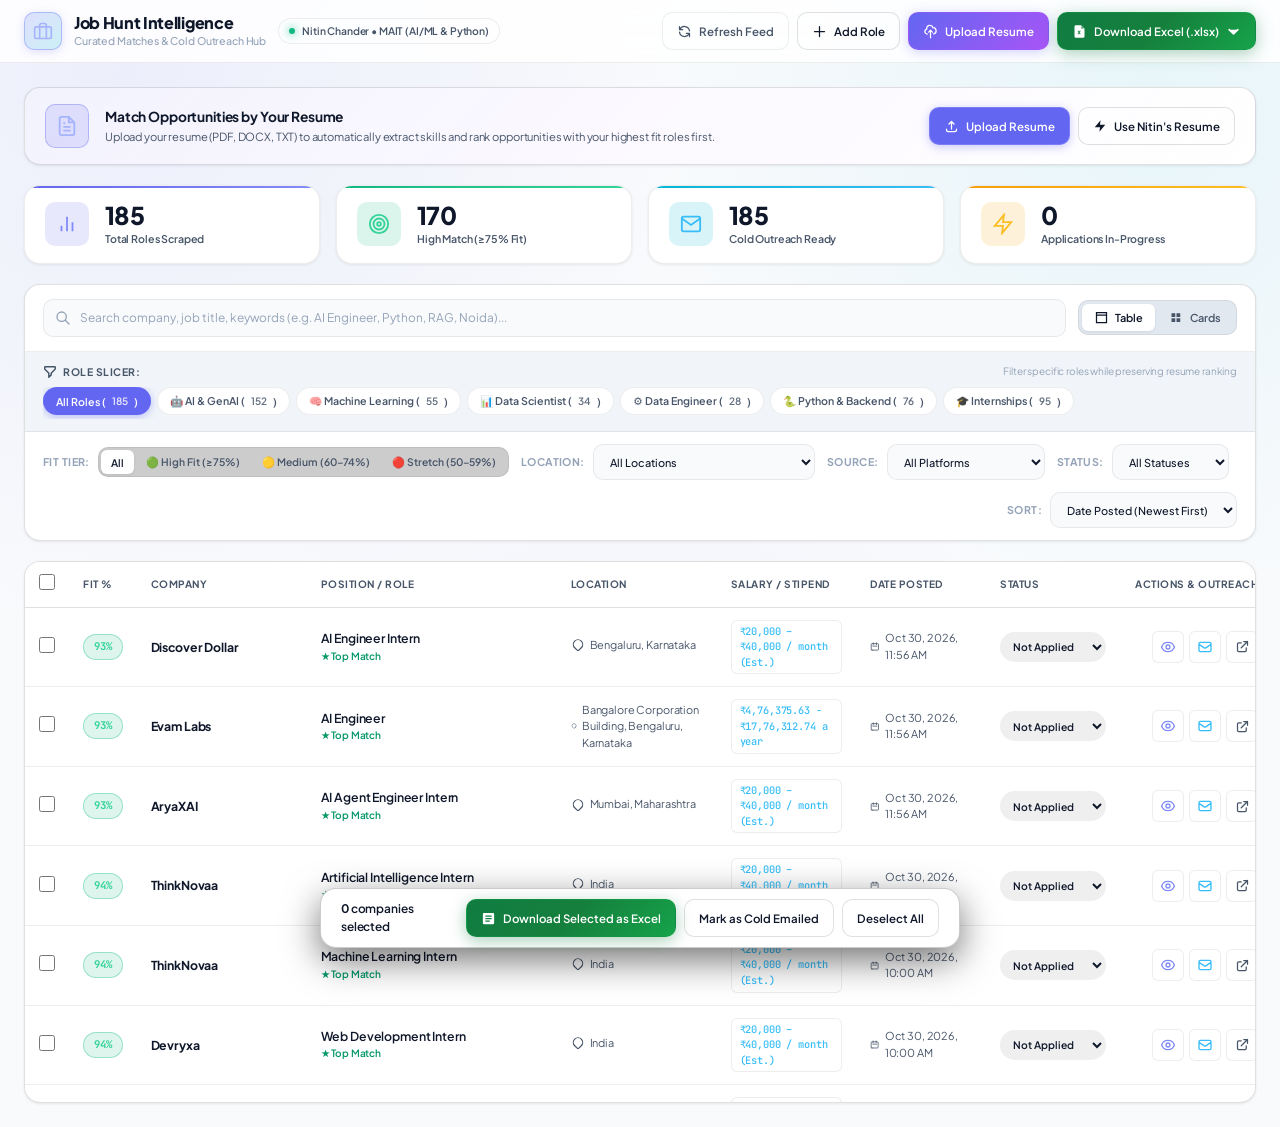
<file: index.html>
<!DOCTYPE html>
<html lang="en">
<head>
  <meta charset="UTF-8">
  <meta name="viewport" content="width=device-width, initial-scale=1.0">
  <meta name="theme-color" content="#0b0f17">
  <title>Job Hunt Intelligence & Company Excel Exporter | Nitin Chander</title>
  <meta name="description" content="AI-curated job application dashboard with personalized cold emails and one-click Excel (.xlsx) export.">
  <link rel="preconnect" href="https://fonts.googleapis.com">
  <link rel="preconnect" href="https://fonts.gstatic.com" crossorigin>
  <link href="https://fonts.googleapis.com/css2?family=JetBrains+Mono:wght@400;500;600&family=Plus+Jakarta+Sans:wght@400;500;600;700;800&display=swap" rel="stylesheet">
  <link rel="stylesheet" href="styles.css">
  <!-- Local SheetJS with CDN Fallback -->
  <script src="xlsx.full.min.js"></script>
  <script>
    if (typeof XLSX === 'undefined') {
      document.write('<script src="https://cdn.jsdelivr.net/npm/xlsx@0.18.5/dist/xlsx.full.min.js"><\/script>');
    }
  </script>
</head>
<body>

  <!-- Top App Navigation Bar -->
  <header class="app-header">
    <div class="header-container">
      <div class="brand-section">
        <div class="logo-icon" aria-hidden="true">
          <svg width="20" height="20" viewBox="0 0 24 24" fill="none" stroke="currentColor" stroke-width="2">
            <rect x="2" y="7" width="20" height="14" rx="2" ry="2"/>
            <path d="M16 21V5a2 2 0 0 0-2-2h-4a2 2 0 0 0-2 2v16"/>
          </svg>
        </div>
        <div class="brand-text">
          <h1>Job Hunt Intelligence</h1>
          <div class="brand-subtitle">Curated Matches & Cold Outreach Hub</div>
        </div>
        <div class="candidate-pill">
          <span class="dot"></span>
          <span>Nitin Chander • MAIT (AI/ML & Python)</span>
        </div>
      </div>

      <div class="header-actions">
        <!-- Live Refresh / Fetch New Jobs Button -->
        <button id="btnRefreshJobs" class="btn-refresh" title="Sync latest active jobs from LinkedIn, Indeed & Naukri">
          <svg width="15" height="15" viewBox="0 0 24 24" fill="none" stroke="currentColor" stroke-width="2">
            <path stroke-linecap="round" stroke-linejoin="round" d="M4 4v5h.582m15.356 2A8.001 8.001 0 004.582 9m0 0H9m11 11v-5h-.581m0 0a8.003 8.003 0 01-15.357-2m15.357 2H15" />
          </svg>
          <span>Refresh Feed</span>
        </button>

        <!-- Add New Company Button -->
        <button id="btnAddCompany" class="btn-secondary" title="Add a custom company to track">
          <svg width="15" height="15" fill="none" viewBox="0 0 24 24" stroke="currentColor">
            <path stroke-linecap="round" stroke-linejoin="round" stroke-width="2" d="M12 4v16m8-8H4"/>
          </svg>
          <span>Add Role</span>
        </button>

        <!-- Upload Resume Button -->
        <button id="btnHeaderUploadResume" class="btn-resume-upload" title="Upload your resume to rank opportunities by fit">
          <svg width="15" height="15" fill="none" viewBox="0 0 24 24" stroke="currentColor">
            <path stroke-linecap="round" stroke-linejoin="round" stroke-width="2" d="M7 16a4 4 0 01-.88-7.903A5 5 0 1115.9 6L16 6a5 5 0 011 9.9M15 13l-3-3m0 0l-3 3m3-3v12"/>
          </svg>
          <span>Upload Resume</span>
        </button>
        <input type="file" id="resumeFileInput" accept=".pdf,.docx,.txt" style="display: none;">

        <!-- Excel Export Dropdown Action -->
        <div class="dropdown-wrapper">
          <button id="btnExcelMain" class="btn-excel" title="Download company details in Excel">
            <svg viewBox="0 0 24 24" fill="currentColor">
              <path d="M14.5 2H6a2 2 0 0 0-2 2v16a2 2 0 0 0 2 2h12a2 2 0 0 0 2-2V7.5L14.5 2zM15 8V3.5L18.5 7H15v1zm-2.8 5.5l1.8 3h-1.6l-1-1.8-1 1.8H8.8l1.8-3-1.7-2.9h1.6l.9 1.7.9-1.7h1.6l-1.6 2.9z"/>
            </svg>
            <span>Download Excel (.xlsx)</span>
            <svg width="13" height="13" viewBox="0 0 24 24" fill="none" stroke="currentColor" stroke-width="2.5">
              <path stroke-linecap="round" stroke-linejoin="round" d="M19 9l-7 7-7-7"/>
            </svg>
          </button>
          <div id="exportDropdown" class="dropdown-menu">
            <button class="dropdown-item excel-item" id="exportAllExcel">
              <svg width="16" height="16" fill="#107c41" viewBox="0 0 24 24"><path d="M19 3H5c-1.1 0-2 .9-2 2v14c0 1.1.9 2 2 2h14c1.1 0 2-.9 2-2V5c0-1.1-.9-2-2-2zm-5 14H7v-2h7v2zm3-4H7v-2h10v2zm0-4H7V7h10v2z"/></svg>
              <span>Export All Companies (<strong id="dropdownAllCount">0</strong>)</span>
            </button>
            <button class="dropdown-item excel-item" id="exportFilteredExcel">
              <svg width="16" height="16" fill="#107c41" viewBox="0 0 24 24"><path d="M10 18h4v-2h-4v2zM3 6v2h18V6H3zm3 7h12v-2H6v2z"/></svg>
              <span>Export Filtered Results (<strong id="dropdownFilteredCount">0</strong>)</span>
            </button>
            <button class="dropdown-item excel-item" id="exportSelectedExcel" disabled style="opacity: 0.6;">
              <svg width="16" height="16" fill="#107c41" viewBox="0 0 24 24"><path d="M19 3H5c-1.1 0-2 .9-2 2v14c0 1.1.9 2 2 2h14c1.1 0 2-.9 2-2V5c0-1.1-.9-2-2-2zm-9 14l-5-5 1.41-1.41L10 14.17l7.59-7.59L19 8l-9 9z"/></svg>
              <span>Export Selected Rows (<strong id="dropdownSelectedCount">0</strong>)</span>
            </button>
            <div class="dropdown-divider"></div>
            <button class="dropdown-item" id="exportCsv">
              <svg width="16" height="16" fill="currentColor" viewBox="0 0 24 24"><path d="M14 2H6c-1.1 0-1.99.9-1.99 2L4 20c0 1.1.89 2 1.99 2H18c1.1 0 2-.9 2-2V8l-6-6zm2 16H8v-2h8v2zm0-4H8v-2h8v2zm-3-5V3.5L18.5 9H13z"/></svg>
              <span>Download CSV File (.csv)</span>
            </button>
            <button class="dropdown-item" id="copyJsonData">
              <svg width="16" height="16" fill="currentColor" viewBox="0 0 24 24"><path d="M16 1H4c-1.1 0-2 .9-2 2v14h2V3h12V1zm3 4H8c-1.1 0-2 .9-2 2v14c0 1.1.9 2 2 2h11c1.1 0 2-.9 2-2V7c0-1.1-.9-2-2-2zm0 16H8V7h11v14z"/></svg>
              <span>Copy Data as JSON</span>
            </button>
          </div>
        </div>
      </div>
    </div>
  </header>

  <!-- Main App Content -->
  <main class="main-container">

    <!-- Resume Match Hub & Ranking Card -->
    <section class="resume-hub-card" id="resumeHubCard">
      <!-- Inactive State -->
      <div class="resume-hub-inactive" id="resumeHubInactive">
        <div class="resume-hub-icon" aria-hidden="true">
          <svg width="22" height="22" viewBox="0 0 24 24" fill="none" stroke="currentColor" stroke-width="2">
            <path d="M14 2H6a2 2 0 0 0-2 2v16a2 2 0 0 0 2 2h12a2 2 0 0 0 2-2V8z"/>
            <polyline points="14 2 14 8 20 8"/>
            <line x1="16" y1="13" x2="8" y2="13"/>
            <line x1="16" y1="17" x2="8" y2="17"/>
            <polyline points="10 9 9 9 8 9"/>
          </svg>
        </div>
        <div class="resume-hub-content">
          <div class="resume-hub-title">Match Opportunities by Your Resume</div>
          <div class="resume-hub-desc">Upload your resume (PDF, DOCX, TXT) to automatically extract skills and rank opportunities with your highest fit roles first.</div>
        </div>
        <div class="resume-hub-actions">
          <button id="btnHubUploadResume" class="btn-primary">
            <svg width="15" height="15" fill="none" viewBox="0 0 24 24" stroke="currentColor">
              <path stroke-linecap="round" stroke-linejoin="round" stroke-width="2" d="M4 16v1a3 3 0 003 3h10a3 3 0 003-3v-1m-4-8l-4-4m0 0L8 8m4-4v12"/>
            </svg>
            <span>Upload Resume</span>
          </button>
          <button id="btnLoadDefaultResume" class="btn-secondary" title="Analyze using Nitin's default resume">
            <svg width="14" height="14" viewBox="0 0 24 24" fill="currentColor">
              <polygon points="13 2 3 14 12 14 11 22 21 10 12 10 13 2"/>
            </svg>
            <span>Use Nitin's Resume</span>
          </button>
        </div>
      </div>

      <!-- Active State (shown when resume is loaded) -->
      <div class="resume-hub-active" id="resumeHubActive" style="display: none;">
        <div class="resume-hub-active-top">
          <div class="resume-hub-badge">
            <span class="active-pulse"></span>
            <span>RANKED BY RESUME</span>
          </div>
          <div class="resume-hub-file-info">
            <span class="file-name" id="activeResumeName">Nitin_resume.pdf</span>
            <span class="file-meta" id="activeResumeMeta">• 30 skills matched • Top Fit: 98%</span>
          </div>
          <div class="resume-hub-active-actions">
            <button id="btnChangeResume" class="btn-secondary">
              <svg width="13" height="13" viewBox="0 0 24 24" fill="none" stroke="currentColor" stroke-width="2">
                <path stroke-linecap="round" stroke-linejoin="round" d="M4 4v5h.582m15.356 2A8.001 8.001 0 004.582 9m0 0H9m11 11v-5h-.581m0 0a8.003 8.003 0 01-15.357-2m15.357 2H15" />
              </svg>
              <span>Change Resume</span>
            </button>
            <button id="btnResetResumeOrder" class="btn-secondary" title="Reset back to Date Posted sorting">
              <span>✕ Reset Order</span>
            </button>
          </div>
        </div>
        <div class="resume-skills-cloud" id="activeResumeSkillsList">
          <!-- Skill pills rendered here dynamically -->
        </div>
      </div>
    </section>

    <!-- KPI Metric Cards -->
    <section class="stats-grid">
      <div class="stat-card indigo">
        <div class="stat-icon" aria-hidden="true">
          <svg width="22" height="22" viewBox="0 0 24 24" fill="none" stroke="currentColor" stroke-width="2">
            <path d="M18 20V10M12 20V4M6 20v-6"/>
          </svg>
        </div>
        <div class="stat-info">
          <div class="stat-value" id="statTotalJobs">0</div>
          <div class="stat-label">Total Roles Scraped</div>
        </div>
      </div>
      <div class="stat-card emerald">
        <div class="stat-icon" aria-hidden="true">
          <svg width="22" height="22" viewBox="0 0 24 24" fill="none" stroke="currentColor" stroke-width="2">
            <circle cx="12" cy="12" r="10"/>
            <circle cx="12" cy="12" r="6"/>
            <circle cx="12" cy="12" r="2"/>
          </svg>
        </div>
        <div class="stat-info">
          <div class="stat-value" id="statHighFit">0</div>
          <div class="stat-label">High Match (≥75% Fit)</div>
        </div>
      </div>
      <div class="stat-card cyan">
        <div class="stat-icon" aria-hidden="true">
          <svg width="22" height="22" viewBox="0 0 24 24" fill="none" stroke="currentColor" stroke-width="2">
            <path d="M4 4h16c1.1 0 2 .9 2 2v12c0 1.1-.9 2-2 2H4c-1.1 0-2-.9-2-2V6c0-1.1.9-2 2-2z"/>
            <polyline points="22,6 12,13 2,6"/>
          </svg>
        </div>
        <div class="stat-info">
          <div class="stat-value" id="statColdEmails">10</div>
          <div class="stat-label">Cold Outreach Ready</div>
        </div>
      </div>
      <div class="stat-card amber">
        <div class="stat-icon" aria-hidden="true">
          <svg width="22" height="22" viewBox="0 0 24 24" fill="none" stroke="currentColor" stroke-width="2">
            <polygon points="13 2 3 14 12 14 11 22 21 10 12 10 13 2"/>
          </svg>
        </div>
        <div class="stat-info">
          <div class="stat-value" id="statTracked">0</div>
          <div class="stat-label">Applications In-Progress</div>
        </div>
      </div>
    </section>

    <!-- Control & Search Panel -->
    <section class="control-panel">
      <!-- Search & Layout Switcher -->
      <div class="search-and-views">
        <div class="search-box">
          <svg class="search-icon" width="16" height="16" fill="none" viewBox="0 0 24 24" stroke="currentColor">
            <path stroke-linecap="round" stroke-linejoin="round" stroke-width="2" d="M21 21l-6-6m2-5a7 7 0 11-14 0 7 7 0 0114 0z"/>
          </svg>
          <input type="text" id="searchInput" class="search-input" placeholder="Search company, job title, keywords (e.g. AI Engineer, Python, RAG, Noida)...">
          <button id="searchClear" class="search-clear">✕</button>
        </div>

        <div class="view-toggles">
          <button id="viewTableBtn" class="view-btn active" title="Table View">
            <svg width="15" height="15" fill="currentColor" viewBox="0 0 24 24"><path d="M3 3h18v18H3V3zm16 16V9H5v10h14zm0-12V5H5v2h14z"/></svg>
            <span>Table</span>
          </button>
          <button id="viewGridBtn" class="view-btn" title="Card View">
            <svg width="15" height="15" fill="currentColor" viewBox="0 0 24 24"><path d="M4 11h6V5H4v6zm0 8h6v-6H4v6zm8 0h6v-6h-6v6zm0-14v6h6V5h-6z"/></svg>
            <span>Cards</span>
          </button>
        </div>
      </div>

      <!-- Role Slicer Section -->
      <div class="role-slicer-section">
        <div class="role-slicer-header">
          <div class="role-slicer-title">
            <svg width="14" height="14" fill="none" viewBox="0 0 24 24" stroke="currentColor"><path stroke-linecap="round" stroke-linejoin="round" stroke-width="2.5" d="M3 4a1 1 0 011-1h16a1 1 0 011 1v2.586a1 1 0 01-.293.707l-6.414 6.414a1 1 0 00-.293.707V17l-4 4v-6.586a1 1 0 00-.293-.707L3.293 7.293A1 1 0 013 6.586V4z"/></svg>
            <span>Role Slicer:</span>
          </div>
          <div class="role-slicer-subtitle">Filter specific roles while preserving resume ranking</div>
        </div>
        <div class="role-slicer-pills" id="roleSlicerPills">
          <button class="role-pill active" data-role="all">All Roles (<span class="count-num" id="slicerCountAll">185</span>)</button>
          <button class="role-pill" data-role="ai-genai">🤖 AI & GenAI (<span class="count-num" id="slicerCountAi">70</span>)</button>
          <button class="role-pill" data-role="ml">🧠 Machine Learning (<span class="count-num" id="slicerCountMl">48</span>)</button>
          <button class="role-pill" data-role="ds">📊 Data Scientist (<span class="count-num" id="slicerCountDs">30</span>)</button>
          <button class="role-pill" data-role="de">⚙️ Data Engineer (<span class="count-num" id="slicerCountDe">23</span>)</button>
          <button class="role-pill" data-role="backend">🐍 Python & Backend (<span class="count-num" id="slicerCountBackend">35</span>)</button>
          <button class="role-pill" data-role="intern">🎓 Internships (<span class="count-num" id="slicerCountIntern">95</span>)</button>
        </div>
      </div>

      <!-- Filters & Sorting Row -->
      <div class="filters-row">
        <!-- Fit Score Tier Filter -->
        <div class="filter-group">
          <span class="filter-label">Fit Tier:</span>
          <div class="filter-pills" id="tierFilterPills">
            <button class="pill-btn active" data-tier="all">All</button>
            <button class="pill-btn" data-tier="High">🟢 High Fit (≥75%)</button>
            <button class="pill-btn" data-tier="Medium">🟡 Medium (60–74%)</button>
            <button class="pill-btn" data-tier="Stretch">🔴 Stretch (50–59%)</button>
          </div>
        </div>

        <!-- Location Filter -->
        <div class="filter-group">
          <label for="locationFilter" class="filter-label">Location:</label>
          <select id="locationFilter" class="filter-select">
            <option value="all">All Locations</option>
            <option value="delhi">Delhi NCR (Noida/Gurgaon/Delhi)</option>
            <option value="bengaluru">Bengaluru</option>
            <option value="remote">Remote / Hybrid</option>
            <option value="hyderabad">Hyderabad</option>
            <option value="pune">Pune</option>
            <option value="mumbai">Mumbai</option>
          </select>
        </div>

        <!-- Platform Source Filter -->
        <div class="filter-group">
          <label for="sourceFilter" class="filter-label">Source:</label>
          <select id="sourceFilter" class="filter-select">
            <option value="all">All Platforms</option>
            <option value="LinkedIn">LinkedIn</option>
            <option value="Indeed">Indeed</option>
            <option value="Naukri">Naukri</option>
            <option value="Direct">Direct / Career Portal</option>
          </select>
        </div>

        <!-- Application Status Filter -->
        <div class="filter-group">
          <label for="statusFilter" class="filter-label">Status:</label>
          <select id="statusFilter" class="filter-select">
            <option value="all">All Statuses</option>
            <option value="Not Applied">Not Applied</option>
            <option value="Cold Emailed">Cold Emailed</option>
            <option value="Applied">Applied</option>
            <option value="Interviewing">Interviewing</option>
            <option value="Offer">Offer</option>
          </select>
        </div>

        <!-- Sort Option -->
        <div class="filter-group sort-group">
          <label for="sortSelect" class="filter-label">Sort:</label>
          <select id="sortSelect" class="filter-select">
            <option value="date-desc" selected>Date Posted (Newest First)</option>
            <option value="date-asc">Date Posted (Oldest First)</option>
            <option value="fit-desc">Highest Fit % First</option>
            <option value="fit-asc">Lowest Fit %</option>
            <option value="company-asc">Company Name (A-Z)</option>
            <option value="title-asc">Role Title (A-Z)</option>
          </select>
        </div>
      </div>
    </section>

    <!-- Selection Action Floating Bar -->
    <section id="selectionBar" class="selection-bar">
      <div>
        <strong id="selectedCounter">0</strong> companies selected
      </div>
      <div class="selection-actions">
        <button id="btnExportSelected" class="btn-excel">
          <svg width="15" height="15" fill="currentColor" viewBox="0 0 24 24"><path d="M19 3H5c-1.1 0-2 .9-2 2v14c0 1.1.9 2 2 2h14c1.1 0 2-.9 2-2V5c0-1.1-.9-2-2-2zm-5 14H7v-2h7v2zm3-4H7v-2h10v2zm0-4H7V7h10v2z"/></svg>
          <span>Download Selected as Excel</span>
        </button>
        <button id="btnBulkStatus" class="btn-secondary">
          <span>Mark as Cold Emailed</span>
        </button>
        <button id="btnDeselectAll" class="btn-secondary">
          <span>Deselect All</span>
        </button>
      </div>
    </section>

    <!-- Table View -->
    <section id="tableViewSection" class="table-wrapper">
      <div class="table-scroll">
        <table class="jobs-table">
          <thead>
            <tr>
              <th class="col-check">
                <input type="checkbox" id="selectAllCheckbox" class="custom-checkbox" title="Select all visible">
              </th>
              <th class="col-score">Fit %</th>
              <th class="col-company">Company</th>
              <th class="col-role">Position / Role</th>
              <th class="col-location">Location</th>
              <th class="col-salary">Salary / Stipend</th>
              <th class="col-date">Date Posted</th>
              <th class="col-status">Status</th>
              <th class="col-actions">Actions & Outreach</th>
            </tr>
          </thead>
          <tbody id="jobsTableBody">
            <!-- Dynamically populated via JS -->
          </tbody>
        </table>
      </div>
    </section>

    <!-- Cards Grid View -->
    <section id="cardsViewSection" class="cards-grid">
      <!-- Dynamically populated via JS -->
    </section>

    <!-- Empty State Message -->
    <div id="emptyState" class="empty-state" style="display: none;">
      <svg fill="none" viewBox="0 0 24 24" stroke="currentColor">
        <path stroke-linecap="round" stroke-linejoin="round" stroke-width="1.5" d="M9.172 16.172a4 4 0 015.656 0M9 10h.01M15 10h.01M21 12a9 9 0 11-18 0 9 9 0 0118 0z" />
      </svg>
      <h3>No companies match your filters</h3>
      <p>Try resetting the search keywords or adjusting the filter pills above.</p>
    </div>

  </main>

  <!-- Job & Cold Email Detail Modal Drawer -->
  <div id="detailModal" class="modal-overlay">
    <div class="modal-dialog">
      <div class="modal-header">
        <div class="modal-header-info">
          <h2 id="modalCompanyName">Company Name</h2>
          <p id="modalRoleTitle">Role Title • Location</p>
        </div>
        <button id="modalCloseBtn" class="btn-close" title="Close">✕</button>
      </div>

      <div class="modal-tabs">
        <button class="modal-tab-btn active" data-tab="overview">Overview & Fit</button>
        <button class="modal-tab-btn" data-tab="email">Cold Email Outreach</button>
        <button class="modal-tab-btn" data-tab="desc">Full Description</button>
        <button class="modal-tab-btn" data-tab="notes">Tracker & Notes</button>
      </div>

      <div class="modal-body">
        <!-- Overview Tab -->
        <div id="tabOverview" class="tab-pane active">
          <div class="modal-stat-grid">
            <div class="modal-stat-card">
              <div class="modal-stat-label">Match Probability</div>
              <div id="modalFitScore" class="modal-stat-val fit-color">94% Fit</div>
              <div id="modalFitTier" class="modal-stat-sub">High Probability Role</div>
            </div>
            <div class="modal-stat-card">
              <div class="modal-stat-label">Salary / Stipend</div>
              <div id="modalSalary" class="modal-stat-val salary-color">₹25k - ₹40k/mo</div>
              <div class="modal-meta-row">
                <span id="modalSource" class="modal-stat-sub">Source: Indeed</span>
                <span class="modal-stat-sep">•</span>
                <span id="modalPostedDate" class="modal-stat-sub">Posted: Oct 9, 2026</span>
              </div>
            </div>
            <div id="modalOverviewContactCard" class="modal-stat-card contact-card">
              <div class="modal-stat-label">Target Recruiter / Contact</div>
              <div id="modalOverviewContactName" class="modal-contact-name">Founder / Talent Lead</div>
              <div class="modal-badge-row">
                <a id="modalOverviewEmail" href="#" class="contact-badge contact-email-badge" title="Send email">✉ Email</a>
                <a id="modalOverviewCompanyLinkedIn" href="#" target="_blank" rel="noopener noreferrer" class="contact-badge contact-company-badge" title="Company LinkedIn"><span>Company LinkedIn</span></a>
                <a id="modalOverviewRecruiterLinkedIn" href="#" target="_blank" rel="noopener noreferrer" class="contact-badge contact-recruiter-search-badge" title="Recruiter LinkedIn"><span>Find Recruiter</span></a>
                <a id="modalOverviewLinkedIn" href="#" target="_blank" rel="noopener noreferrer" style="display: none;"></a>
              </div>
            </div>
          </div>

          <div class="modal-section">
            <h4 class="modal-section-title">Why It's a Strong Fit for Nitin:</h4>
            <div id="modalRationale" class="modal-rationale-box">
              Match details...
            </div>
          </div>

          <div class="modal-action-row">
            <a id="modalApplyLink" href="#" target="_blank" class="btn-excel btn-apply-link">
              <span>Open Direct Application Link</span>
              <svg width="15" height="15" fill="none" viewBox="0 0 24 24" stroke="currentColor">
                <path stroke-linecap="round" stroke-linejoin="round" stroke-width="2" d="M10 6H6a2 2 0 00-2 2v10a2 2 0 002 2h10a2 2 0 002-2v-4M14 4h6m0 0v6m0-6L10 14"/>
              </svg>
            </a>
            <button id="modalSwitchToEmailBtn" class="btn-secondary">
              <svg width="14" height="14" viewBox="0 0 24 24" fill="none" stroke="currentColor" stroke-width="2">
                <path d="M4 4h16c1.1 0 2 .9 2 2v12c0 1.1-.9 2-2 2H4c-1.1 0-2-.9-2-2V6c0-1.1.9-2 2-2z"/><polyline points="22,6 12,13 2,6"/>
              </svg>
              <span>View Cold Email Pitch</span>
            </button>
          </div>
        </div>

        <!-- Cold Email Tab -->
        <div id="tabEmail" class="tab-pane" style="display: none;">
          <!-- Recruiter & Founder Direct Contact Info -->
          <div class="modal-recruiter-banner">
            <div>
              <div class="modal-stat-label">Target Recruiter / Founder</div>
              <div id="modalRecruiterName" class="modal-contact-name">Founder / Talent Lead</div>
              <a id="modalContactEmail" href="#" class="modal-contact-link" title="Click to send email">careers@company.com</a>
            </div>
            <div class="modal-banner-actions">
              <a id="modalCompanyLinkedIn" href="#" target="_blank" rel="noopener noreferrer" class="btn-secondary btn-mini">
                <span>Company LinkedIn</span>
                <svg width="12" height="12" fill="none" viewBox="0 0 24 24" stroke="currentColor"><path stroke-linecap="round" stroke-linejoin="round" stroke-width="2" d="M10 6H6a2 2 0 00-2 2v10a2 2 0 002 2h10a2 2 0 002-2v-4M14 4h6m0 0v6m0-6L10 14"/></svg>
              </a>
              <a id="modalRecruiterLinkedIn" href="#" target="_blank" rel="noopener noreferrer" class="btn-secondary btn-mini">
                <span>Find Recruiter</span>
                <svg width="12" height="12" fill="none" viewBox="0 0 24 24" stroke="currentColor"><circle cx="11" cy="11" r="8"></circle><line x1="21" y1="21" x2="16.65" y2="16.65"></line></svg>
              </a>
              <button id="btnCopyContactEmail" type="button" class="btn-secondary btn-mini">Copy Email</button>
            </div>
          </div>

          <div class="modal-outreach-angle">
            <strong class="angle-label">Outreach Angle:</strong> <span id="modalEmailAngle">Demonstrated RAG & Python backend experience.</span>
          </div>

          <div class="email-box">
            <div class="email-field">
              <span class="email-label">Email Subject</span>
              <div id="modalEmailSubject" class="email-subject">Application Subject</div>
            </div>
            <div class="email-field">
              <span class="email-label">Personalized Email Body</span>
              <div id="modalEmailBody" class="email-body">Email body text...</div>
            </div>
          </div>

          <div class="email-actions">
            <button id="btnCopyEmail" class="btn-excel btn-copy-full">
              <svg width="15" height="15" fill="none" viewBox="0 0 24 24" stroke="currentColor">
                <path stroke-linecap="round" stroke-linejoin="round" stroke-width="2" d="M8 5H6a2 2 0 00-2 2v12a2 2 0 002 2h10a2 2 0 002-2v-1M8 5a2 2 0 002 2h2a2 2 0 002-2M8 5a2 2 0 012-2h2a2 2 0 012 2m0 0h2a2 2 0 012 2v3m2 4H10m0 0l3-3m-3 3l3 3"/>
              </svg>
              <span>Copy Full Email to Clipboard</span>
            </button>

            <a id="btnMailto" href="#" class="btn-secondary btn-mail-app">
              <svg width="15" height="15" fill="none" viewBox="0 0 24 24" stroke="currentColor">
                <path stroke-linecap="round" stroke-linejoin="round" stroke-width="2" d="M3 8l7.89 5.26a2 2 0 002.22 0L21 8M5 19h14a2 2 0 002-2V7a2 2 0 00-2-2H5a2 2 0 00-2 2v10a2 2 0 002 2z"/>
              </svg>
              <span>Open in Mail App</span>
            </a>
          </div>
        </div>

        <!-- Full Description Tab -->
        <div id="tabDesc" class="tab-pane" style="display: none;">
          <div id="modalFullDesc" class="modal-desc-box">
            Job description goes here...
          </div>
        </div>

        <!-- Tracker & Notes Tab -->
        <div id="tabNotes" class="tab-pane" style="display: none;">
          <div class="modal-notes-stack">
            <div>
              <label class="modal-form-label">Application Status</label>
              <select id="modalStatusSelect" class="filter-select status-modal-select">
                <option value="Not Applied">Not Applied</option>
                <option value="Cold Emailed">Cold Emailed</option>
                <option value="Applied">Applied</option>
                <option value="Interviewing">Interviewing</option>
                <option value="Offer">Offer Received</option>
                <option value="Rejected">Archived / Rejected</option>
              </select>
            </div>

            <div>
              <label class="modal-form-label">Personal Notes & Interview Log</label>
              <textarea id="modalNotesText" class="search-input notes-textarea" rows="5" placeholder="Add contact names, interview rounds, salary discussion, dates, or notes (auto-saved locally)..."></textarea>
            </div>

            <button id="btnSaveNotes" class="btn-excel btn-save-notes">
              <svg width="14" height="14" fill="none" viewBox="0 0 24 24" stroke="currentColor"><path stroke-linecap="round" stroke-linejoin="round" stroke-width="2" d="M8 7H5a2 2 0 00-2 2v10a2 2 0 002 2h14a2 2 0 002-2V9a2 2 0 00-2-2h-3m-1 4l-3 3m0 0l-3-3m3 3V3"/></svg>
              <span>Save Notes & Status</span>
            </button>
          </div>
        </div>

      </div>
    </div>
  </div>

  <!-- Add Custom Role Modal -->
  <div id="addCompanyModal" class="modal-overlay">
    <div class="modal-dialog add-dialog">
      <div class="modal-header">
        <div class="modal-header-info">
          <h2>Add New Company / Job</h2>
          <p>Track additional roles and export them in your Excel sheet</p>
        </div>
        <button id="addModalCloseBtn" class="btn-close">✕</button>
      </div>
      <form id="addJobForm" class="modal-body add-job-form">
        <div>
          <label class="modal-form-label">Company Name *</label>
          <input type="text" id="newCompany" class="search-input" required placeholder="e.g. OpenAI, Google, DeepMind">
        </div>
        <div>
          <label class="modal-form-label">Role Title *</label>
          <input type="text" id="newTitle" class="search-input" required placeholder="e.g. Generative AI Engineer Intern">
        </div>
        <div class="form-row">
          <div class="form-col">
            <label class="modal-form-label">Location</label>
            <input type="text" id="newLocation" class="search-input" placeholder="e.g. Bengaluru, Karnataka or Remote">
          </div>
          <div class="form-col">
            <label class="modal-form-label">Estimated Salary / Stipend</label>
            <input type="text" id="newSalary" class="search-input" placeholder="e.g. ₹30,000 / month">
          </div>
        </div>
        <div class="form-row">
          <div class="form-col">
            <label class="modal-form-label">Application Link</label>
            <input type="url" id="newLink" class="search-input" placeholder="https://...">
          </div>
          <div class="form-col-sm">
            <label class="modal-form-label">Fit Score %</label>
            <input type="number" id="newFit" class="search-input" min="0" max="100" value="85">
          </div>
        </div>
        <div>
          <label class="modal-form-label">Description / Notes</label>
          <textarea id="newDesc" class="search-input" rows="3" placeholder="Brief job description or notes..."></textarea>
        </div>
        <div class="form-actions">
          <button type="button" id="btnAddCancel" class="btn-secondary">Cancel</button>
          <button type="submit" class="btn-excel">Save Role</button>
        </div>
      </form>
    </div>
  </div>

  <!-- Toast Container -->
  <div id="toastContainer" class="toast-container"></div>

  <!-- Application Logic & Data -->
  <script src="incoming_pool.js?v=20261029_5"></script>
  <script src="jobs_data.js?v=20261029_5"></script>
  <script src="app.js?v=20261029_5"></script>
  <!-- Auto-Apply Feature Module (additive — does not modify app.js) -->
  <script src="apply_auto.js?v=20261029_5"></script>
</body>
</html>
</file>
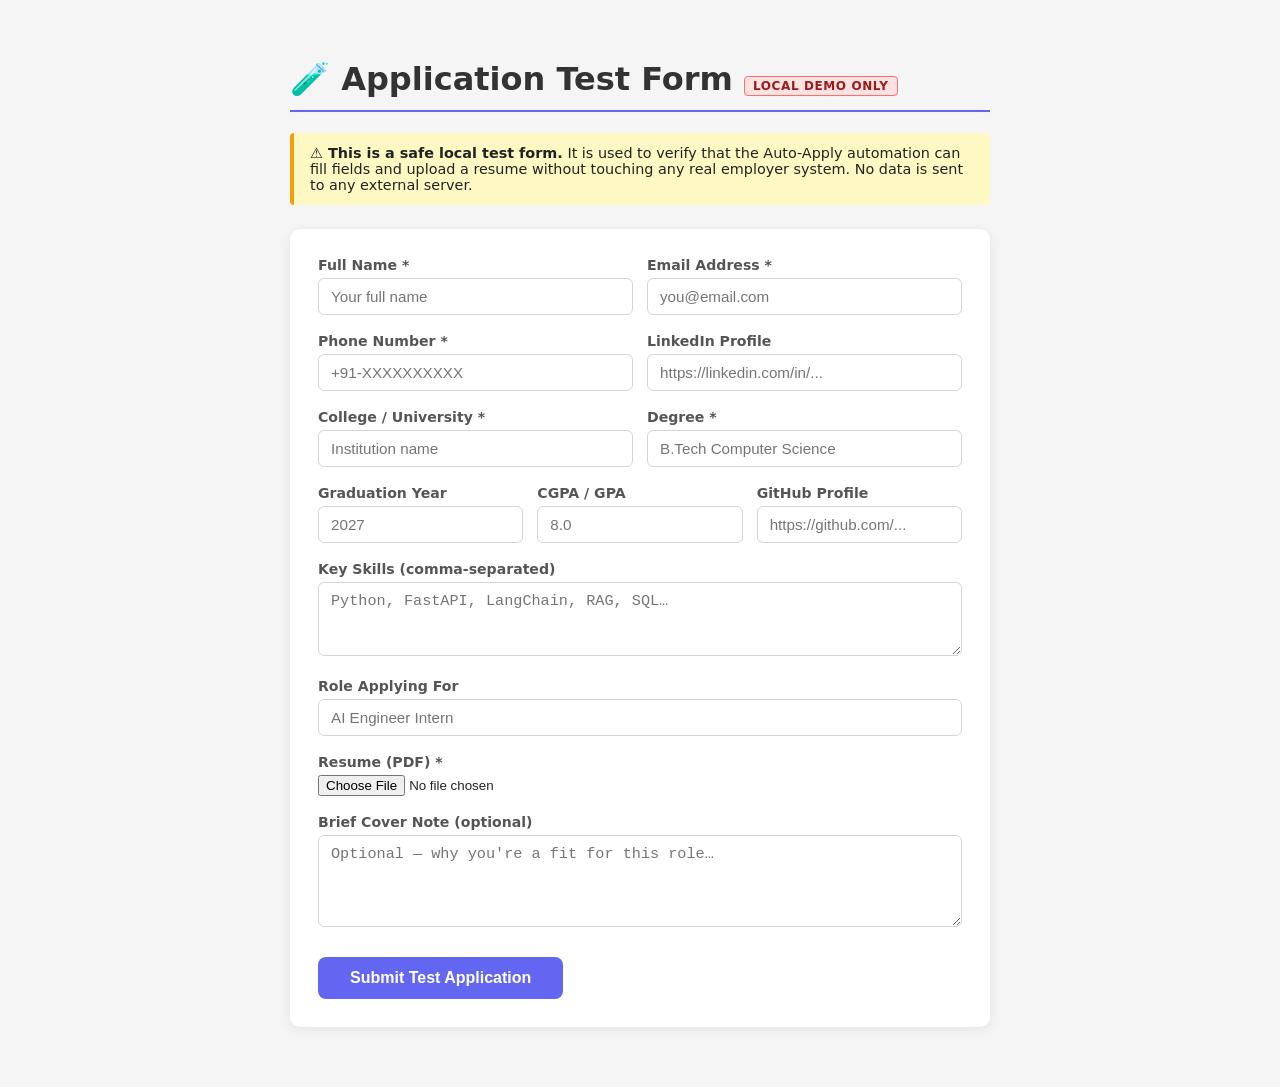
<file: test_form.html>
<!DOCTYPE html>
<html lang="en">
<head>
  <meta charset="UTF-8">
  <meta name="viewport" content="width=device-width, initial-scale=1.0">
  <title>Safe Local Demo — Job Application Test Form</title>
  <style>
    body { font-family: system-ui, sans-serif; max-width: 700px; margin: 60px auto; padding: 0 20px; background: #f5f5f5; color: #222; }
    h1 { color: #333; border-bottom: 2px solid #6366f1; padding-bottom: 12px; }
    .notice { background: #fef9c3; border-left: 4px solid #f59e0b; padding: 12px 16px; border-radius: 4px; margin-bottom: 24px; font-size: 0.9rem; }
    form { background: #fff; padding: 28px; border-radius: 10px; box-shadow: 0 2px 12px rgba(0,0,0,0.08); }
    .field { margin-bottom: 18px; }
    label { display: block; font-weight: 600; margin-bottom: 5px; font-size: 0.88rem; color: #555; }
    input[type="text"], input[type="email"], input[type="tel"], input[type="number"],
    textarea, select { width: 100%; padding: 9px 12px; border: 1px solid #d1d5db; border-radius: 6px;
      font-size: 0.95rem; box-sizing: border-box; }
    input:focus, textarea:focus, select:focus { outline: none; border-color: #6366f1; box-shadow: 0 0 0 3px rgba(99,102,241,0.15); }
    .row { display: flex; gap: 14px; }
    .row .field { flex: 1; }
    button[type="submit"] { background: #6366f1; color: #fff; border: none; padding: 12px 32px;
      border-radius: 8px; font-size: 1rem; font-weight: 600; cursor: pointer; margin-top: 8px; }
    button[type="submit"]:hover { background: #4f46e5; }
    #submission-success { display: none; background: #d1fae5; border: 1px solid #10b981;
      border-radius: 8px; padding: 20px; margin-top: 24px; text-align: center; }
    #submission-success h2 { color: #065f46; margin: 0 0 8px; }
    #submission-success p { color: #047857; margin: 0; }
    .test-badge { background: #fee2e2; border: 1px solid #f87171; color: #991b1b;
      font-size: 0.75rem; font-weight: 700; padding: 2px 8px; border-radius: 4px;
      text-transform: uppercase; letter-spacing: 0.05em; }
  </style>
</head>
<body>
  <h1>🧪 Application Test Form <span class="test-badge">Local Demo Only</span></h1>

  <div class="notice">
    <strong>⚠️ This is a safe local test form.</strong>
    It is used to verify that the Auto-Apply automation can fill fields and upload a resume
    without touching any real employer system. No data is sent to any external server.
  </div>

  <form id="demo-apply-form">
    <div class="row">
      <div class="field">
        <label for="full_name">Full Name *</label>
        <input type="text" id="full_name" name="full_name" required placeholder="Your full name">
      </div>
      <div class="field">
        <label for="email">Email Address *</label>
        <input type="email" id="email" name="email" required placeholder="you@email.com">
      </div>
    </div>

    <div class="row">
      <div class="field">
        <label for="phone">Phone Number *</label>
        <input type="tel" id="phone" name="phone" required placeholder="+91-XXXXXXXXXX">
      </div>
      <div class="field">
        <label for="linkedin">LinkedIn Profile</label>
        <input type="text" id="linkedin" name="linkedin" placeholder="https://linkedin.com/in/...">
      </div>
    </div>

    <div class="row">
      <div class="field">
        <label for="college">College / University *</label>
        <input type="text" id="college" name="college" required placeholder="Institution name">
      </div>
      <div class="field">
        <label for="degree">Degree *</label>
        <input type="text" id="degree" name="degree" required placeholder="B.Tech Computer Science">
      </div>
    </div>

    <div class="row">
      <div class="field">
        <label for="graduation_year">Graduation Year</label>
        <input type="number" id="graduation_year" name="graduation_year" placeholder="2027" min="2020" max="2030">
      </div>
      <div class="field">
        <label for="cgpa">CGPA / GPA</label>
        <input type="text" id="cgpa" name="cgpa" placeholder="8.0">
      </div>
      <div class="field">
        <label for="github">GitHub Profile</label>
        <input type="text" id="github" name="github" placeholder="https://github.com/...">
      </div>
    </div>

    <div class="field">
      <label for="skills">Key Skills (comma-separated)</label>
      <textarea id="skills" name="skills" rows="3" placeholder="Python, FastAPI, LangChain, RAG, SQL…"></textarea>
    </div>

    <div class="field">
      <label for="role_interest">Role Applying For</label>
      <input type="text" id="role_interest" name="role_interest" placeholder="AI Engineer Intern">
    </div>

    <div class="field">
      <label for="resume">Resume (PDF) *</label>
      <input type="file" id="resume" name="resume" accept=".pdf,.doc,.docx" required>
    </div>

    <div class="field">
      <label for="cover_note">Brief Cover Note (optional)</label>
      <textarea id="cover_note" name="cover_note" rows="4"
        placeholder="Optional — why you're a fit for this role…"></textarea>
    </div>

    <button type="submit">Submit Test Application</button>
  </form>

  <div id="submission-success">
    <h2>✅ Test Submission Successful!</h2>
    <p>The form was filled and submitted by the automation engine.<br>
       This confirms the Auto-Apply pipeline is working correctly.</p>
    <p style="margin-top:12px; font-size:0.85rem; color:#6b7280;">
      This is a local test only. No data was sent to any real employer.
    </p>
  </div>

  <script>
    document.getElementById('demo-apply-form').addEventListener('submit', function(e) {
      e.preventDefault();
      this.style.display = 'none';
      document.getElementById('submission-success').style.display = 'block';
    });
  </script>
</body>
</html>
</file>
<file: styles.css>
/* ==========================================================================
   JOB HUNT INTELLIGENCE DESIGN SYSTEM
   Modern Glassmorphic & Refined Dark/Light Theme Dashboard (Linear/Vercel aesthetic)
   ========================================================================== */

/* --- 1. Design Tokens & CSS Variables --- */
:root {
  /* Color Palette - Dark Mode (Default) */
  --bg-primary: #0b0f17;
  --bg-surface: #111827;
  --bg-card: #151d2e;
  --bg-card-hover: #1c263c;
  --bg-glass: rgba(17, 24, 39, 0.75);
  --bg-glass-input: rgba(15, 23, 42, 0.65);
  --bg-overlay: rgba(3, 7, 18, 0.75);
  --bg-surface-subtle: rgba(15, 23, 42, 0.35);
  --bg-input-subtle: rgba(0, 0, 0, 0.25);
  --bg-box-subtle: rgba(0, 0, 0, 0.35);
  --top-match-color: #34d399;

  --border-subtle: rgba(255, 255, 255, 0.07);
  --border-medium: rgba(255, 255, 255, 0.12);
  --border-strong: rgba(255, 255, 255, 0.2);
  --border-focus: #6366f1;
  --border-glow: rgba(99, 102, 241, 0.35);

  --text-main: #f9fafb;
  --text-muted: #9ca3af;
  --text-dim: #6b7280;

  /* Accent Tokens */
  --accent-cyan: #06b6d4;
  --accent-indigo: #6366f1;
  --accent-purple: #8b5cf6;
  --accent-emerald: #10b981;
  --accent-amber: #f59e0b;
  --accent-rose: #f43f5e;
  --accent-blue: #3b82f6;

  /* Brand Gradients */
  --gradient-brand: linear-gradient(135deg, #6366f1 0%, #8b5cf6 50%, #06b6d4 100%);
  --gradient-excel: linear-gradient(135deg, #107c41 0%, #15803d 50%, #16a34a 100%);
  --gradient-resume: linear-gradient(135deg, #6366f1 0%, #a855f7 100%);
  --gradient-card: linear-gradient(180deg, rgba(255, 255, 255, 0.03) 0%, rgba(255, 255, 255, 0) 100%);

  /* Border Radii */
  --radius-sm: 6px;
  --radius-md: 10px;
  --radius-lg: 16px;
  --radius-xl: 22px;
  --radius-full: 9999px;

  /* Shadows */
  --shadow-sm: 0 1px 3px rgba(0, 0, 0, 0.3);
  --shadow-md: 0 4px 20px rgba(0, 0, 0, 0.45);
  --shadow-lg: 0 16px 40px rgba(0, 0, 0, 0.6);
  --shadow-glow: 0 0 20px rgba(99, 102, 241, 0.25);
  --shadow-excel: 0 4px 16px rgba(16, 124, 65, 0.35);

  /* Typography */
  --font-sans: 'Plus Jakarta Sans', system-ui, -apple-system, BlinkMacSystemFont, 'Segoe UI', Roboto, sans-serif;
  --font-mono: 'JetBrains Mono', ui-monospace, SFMono-Regular, Menlo, Monaco, Consolas, monospace;

  /* Transitions */
  --transition-fast: 150ms cubic-bezier(0.16, 1, 0.3, 1);
  --transition-normal: 200ms cubic-bezier(0.16, 1, 0.3, 1);
}

/* Light Mode Overrides */
@media (prefers-color-scheme: light) {
  :root {
    --bg-primary: #f8fafc;
    --bg-surface: #ffffff;
    --bg-card: #ffffff;
    --bg-card-hover: #f1f5f9;
    --bg-glass: rgba(255, 255, 255, 0.85);
    --bg-glass-input: rgba(248, 250, 252, 0.85);
    --bg-overlay: rgba(15, 23, 42, 0.5);
    --bg-surface-subtle: #f1f5f9;
    --bg-input-subtle: #e2e8f0;
    --bg-box-subtle: #f8fafc;
    --top-match-color: #059669;

    --border-subtle: rgba(0, 0, 0, 0.07);
    --border-medium: rgba(0, 0, 0, 0.12);
    --border-strong: rgba(0, 0, 0, 0.2);

    --text-main: #0f172a;
    --text-muted: #475569;
    --text-dim: #94a3b8;

    --shadow-sm: 0 1px 3px rgba(0, 0, 0, 0.08);
    --shadow-md: 0 4px 20px rgba(0, 0, 0, 0.1);
    --shadow-lg: 0 16px 36px rgba(0, 0, 0, 0.14);
  }
}

[data-theme="light"] {
  --bg-primary: #f8fafc;
  --bg-surface: #ffffff;
  --bg-card: #ffffff;
  --bg-card-hover: #f1f5f9;
  --bg-glass: rgba(255, 255, 255, 0.85);
  --bg-glass-input: rgba(248, 250, 252, 0.85);
  --bg-overlay: rgba(15, 23, 42, 0.5);
  --bg-surface-subtle: #f1f5f9;
  --bg-input-subtle: #e2e8f0;
  --bg-box-subtle: #f8fafc;
  --top-match-color: #059669;

  --border-subtle: rgba(0, 0, 0, 0.07);
  --border-medium: rgba(0, 0, 0, 0.12);
  --border-strong: rgba(0, 0, 0, 0.2);

  --text-main: #0f172a;
  --text-muted: #475569;
  --text-dim: #94a3b8;

  --shadow-sm: 0 1px 3px rgba(0, 0, 0, 0.08);
  --shadow-md: 0 4px 20px rgba(0, 0, 0, 0.1);
  --shadow-lg: 0 16px 36px rgba(0, 0, 0, 0.14);
}

/* --- 2. Base & Reset --- */
*, *::before, *::after {
  box-sizing: border-box;
  margin: 0;
  padding: 0;
}

html {
  font-size: 14px;
  scroll-behavior: smooth;
  -webkit-text-size-adjust: 100%;
}

body {
  font-family: var(--font-sans);
  background-color: var(--bg-primary);
  color: var(--text-main);
  min-height: 100vh;
  line-height: 1.5;
  letter-spacing: -0.01em;
  background-image: 
    radial-gradient(circle at 10% 8%, rgba(99, 102, 241, 0.08) 0%, transparent 40%),
    radial-gradient(circle at 90% 12%, rgba(6, 182, 212, 0.07) 0%, transparent 35%),
    radial-gradient(circle at 50% 95%, rgba(139, 92, 246, 0.05) 0%, transparent 45%);
  background-attachment: fixed;
  overflow-x: hidden;
}

/* Scrollbars */
::-webkit-scrollbar {
  width: 7px;
  height: 7px;
}
::-webkit-scrollbar-track {
  background: transparent;
}
::-webkit-scrollbar-thumb {
  background: rgba(255, 255, 255, 0.15);
  border-radius: var(--radius-full);
}
::-webkit-scrollbar-thumb:hover {
  background: rgba(255, 255, 255, 0.28);
}

/* Focus Visible Accessibility */
:focus-visible {
  outline: 2px solid var(--accent-indigo);
  outline-offset: 2px;
}

button, input, select, textarea {
  font-family: inherit;
  color: inherit;
}

/* --- 3. App Header --- */
.app-header {
  position: sticky;
  top: 0;
  z-index: 100;
  background: var(--bg-glass);
  backdrop-filter: blur(16px);
  -webkit-backdrop-filter: blur(16px);
  border-bottom: 1px solid var(--border-subtle);
  transition: border-color var(--transition-fast);
}

.header-container {
  max-width: 1440px;
  margin: 0 auto;
  padding: 12px 24px;
  display: flex;
  align-items: center;
  justify-content: space-between;
  gap: 16px;
  flex-wrap: wrap;
}

.brand-section {
  display: flex;
  align-items: center;
  gap: 12px;
  flex-wrap: wrap;
}

.logo-icon {
  width: 38px;
  height: 38px;
  border-radius: var(--radius-md);
  background: linear-gradient(135deg, rgba(99, 102, 241, 0.2), rgba(6, 182, 212, 0.2));
  border: 1px solid rgba(99, 102, 241, 0.35);
  display: flex;
  align-items: center;
  justify-content: center;
  color: #a5b4fc;
  box-shadow: 0 2px 10px rgba(99, 102, 241, 0.2);
  flex-shrink: 0;
}

.brand-text h1 {
  font-size: 1.15rem;
  font-weight: 800;
  letter-spacing: -0.02em;
  color: var(--text-main);
  line-height: 1.2;
}

.brand-subtitle {
  font-size: 0.76rem;
  color: var(--text-dim);
  font-weight: 500;
}

.candidate-pill {
  display: inline-flex;
  align-items: center;
  gap: 7px;
  background: rgba(255, 255, 255, 0.05);
  border: 1px solid var(--border-subtle);
  padding: 4px 10px;
  border-radius: var(--radius-full);
  font-size: 0.74rem;
  font-weight: 600;
  color: var(--text-muted);
}

.candidate-pill .dot {
  width: 6px;
  height: 6px;
  border-radius: var(--radius-full);
  background: var(--accent-emerald);
  box-shadow: 0 0 8px var(--accent-emerald);
}

.header-actions {
  display: flex;
  align-items: center;
  gap: 8px;
  flex-wrap: wrap;
}

/* --- 4. Buttons & Dropdowns --- */
.btn-refresh,
.btn-secondary,
.btn-primary,
.btn-excel,
.btn-resume-upload {
  display: inline-flex;
  align-items: center;
  gap: 7px;
  padding: 8px 14px;
  border-radius: var(--radius-md);
  font-size: 0.82rem;
  font-weight: 600;
  cursor: pointer;
  border: 1px solid transparent;
  transition: all var(--transition-fast);
  white-space: nowrap;
  user-select: none;
  min-height: 38px;
}

.btn-secondary {
  background: rgba(255, 255, 255, 0.05);
  color: var(--text-main);
  border-color: var(--border-medium);
}
.btn-secondary:hover {
  background: rgba(255, 255, 255, 0.1);
  border-color: var(--border-strong);
  transform: translateY(-1px);
}

.btn-refresh {
  background: rgba(255, 255, 255, 0.04);
  color: var(--text-muted);
  border-color: var(--border-subtle);
}
.btn-refresh:hover {
  background: rgba(255, 255, 255, 0.08);
  color: var(--text-main);
}
.btn-refresh.spinning svg {
  animation: spin 0.7s linear infinite;
}
@keyframes spin {
  from { transform: rotate(0deg); }
  to { transform: rotate(360deg); }
}

.btn-primary {
  background: var(--accent-indigo);
  color: #ffffff;
  border-color: rgba(255, 255, 255, 0.15);
  box-shadow: 0 2px 10px rgba(99, 102, 241, 0.35);
}
.btn-primary:hover {
  background: #4f46e5;
  transform: translateY(-1px);
  box-shadow: 0 4px 14px rgba(99, 102, 241, 0.45);
}

.btn-resume-upload {
  background: var(--gradient-resume);
  color: #ffffff;
  border-color: rgba(168, 85, 247, 0.4);
  box-shadow: 0 2px 12px rgba(99, 102, 241, 0.3);
}
.btn-resume-upload:hover {
  transform: translateY(-1px);
  box-shadow: 0 4px 18px rgba(168, 85, 247, 0.45);
  filter: brightness(1.08);
}

.btn-excel {
  background: var(--gradient-excel);
  color: #ffffff;
  border-color: rgba(22, 163, 74, 0.4);
  box-shadow: var(--shadow-excel);
}
.btn-excel:hover {
  transform: translateY(-1px);
  box-shadow: 0 6px 20px rgba(16, 124, 65, 0.45);
  filter: brightness(1.08);
}
.btn-excel svg {
  width: 15px;
  height: 15px;
  fill: currentColor;
}

/* Dropdown Menu */
.dropdown-wrapper {
  position: relative;
}

.dropdown-menu {
  position: absolute;
  top: calc(100% + 6px);
  right: 0;
  background: var(--bg-surface);
  border: 1px solid var(--border-medium);
  border-radius: var(--radius-md);
  padding: 6px;
  min-width: 250px;
  box-shadow: var(--shadow-lg);
  z-index: 1000;
  display: none;
  flex-direction: column;
  gap: 2px;
  backdrop-filter: blur(20px);
  animation: fadeInDown 150ms ease-out;
}
.dropdown-menu.show {
  display: flex;
}
@keyframes fadeInDown {
  from { opacity: 0; transform: translateY(-4px); }
  to { opacity: 1; transform: translateY(0); }
}

.dropdown-item {
  display: flex;
  align-items: center;
  gap: 10px;
  padding: 8px 12px;
  background: transparent;
  border: none;
  border-radius: var(--radius-sm);
  color: var(--text-muted);
  font-size: 0.82rem;
  font-weight: 500;
  cursor: pointer;
  text-align: left;
  transition: all var(--transition-fast);
  width: 100%;
}
.dropdown-item:hover:not([disabled]) {
  background: rgba(255, 255, 255, 0.06);
  color: var(--text-main);
}
.dropdown-item[disabled] {
  cursor: not-allowed;
  opacity: 0.5;
}
.dropdown-item strong {
  color: var(--text-main);
}
.dropdown-divider {
  height: 1px;
  background: var(--border-subtle);
  margin: 4px 0;
}

/* --- 5. Main Layout --- */
.main-container {
  max-width: 1440px;
  margin: 0 auto;
  padding: 24px;
}

/* --- 6. Resume Match Hub Card --- */
.resume-hub-card {
  background: var(--bg-card);
  border: 1px solid var(--border-medium);
  border-radius: var(--radius-lg);
  padding: 16px 20px;
  margin-bottom: 20px;
  position: relative;
  overflow: hidden;
  box-shadow: var(--shadow-sm);
  background-image: linear-gradient(135deg, rgba(99, 102, 241, 0.08) 0%, rgba(168, 85, 247, 0.04) 50%, transparent 100%);
  transition: border-color var(--transition-fast);
}
.resume-hub-card:hover {
  border-color: var(--border-strong);
}

.resume-hub-inactive {
  display: flex;
  align-items: center;
  gap: 16px;
  flex-wrap: wrap;
}

.resume-hub-icon {
  width: 44px;
  height: 44px;
  border-radius: var(--radius-md);
  background: rgba(99, 102, 241, 0.15);
  border: 1px solid rgba(99, 102, 241, 0.35);
  display: flex;
  align-items: center;
  justify-content: center;
  color: #a5b4fc;
  flex-shrink: 0;
}

.resume-hub-content {
  flex: 1;
  min-width: 240px;
}
.resume-hub-title {
  font-size: 0.98rem;
  font-weight: 700;
  color: var(--text-main);
  margin-bottom: 2px;
}
.resume-hub-desc {
  font-size: 0.8rem;
  color: var(--text-muted);
  line-height: 1.4;
}
.resume-hub-actions {
  display: flex;
  align-items: center;
  gap: 8px;
  flex-wrap: wrap;
}

.resume-hub-active-top {
  display: flex;
  align-items: center;
  justify-content: space-between;
  gap: 14px;
  flex-wrap: wrap;
  padding-bottom: 10px;
  border-bottom: 1px solid var(--border-subtle);
  margin-bottom: 10px;
}
.resume-hub-badge {
  display: inline-flex;
  align-items: center;
  gap: 6px;
  background: rgba(16, 185, 129, 0.16);
  border: 1px solid rgba(16, 185, 129, 0.35);
  color: #34d399;
  font-size: 0.7rem;
  font-weight: 700;
  padding: 4px 10px;
  border-radius: var(--radius-full);
  letter-spacing: 0.05em;
}
.active-pulse {
  width: 7px;
  height: 7px;
  border-radius: var(--radius-full);
  background: #34d399;
  box-shadow: 0 0 8px #34d399;
}
.resume-hub-file-info {
  flex: 1;
  display: flex;
  align-items: baseline;
  gap: 8px;
  flex-wrap: wrap;
}
.resume-hub-file-info .file-name {
  font-weight: 700;
  color: var(--text-main);
  font-size: 0.92rem;
}
.resume-hub-file-info .file-meta {
  color: var(--text-muted);
  font-size: 0.78rem;
}
.resume-hub-active-actions {
  display: flex;
  align-items: center;
  gap: 6px;
}

.resume-skills-cloud {
  display: flex;
  flex-wrap: wrap;
  gap: 6px;
  max-height: 80px;
  overflow-y: auto;
  padding-top: 4px;
}
.skill-chip {
  background: rgba(255, 255, 255, 0.05);
  border: 1px solid var(--border-subtle);
  color: var(--text-muted);
  font-size: 0.72rem;
  padding: 3px 8px;
  border-radius: var(--radius-sm);
  display: inline-flex;
  align-items: center;
  font-family: var(--font-mono);
}
.skill-chip.highlight {
  background: rgba(99, 102, 241, 0.18);
  border-color: rgba(99, 102, 241, 0.35);
  color: #c7d2fe;
}

/* --- 7. KPI Metric Cards --- */
.stats-grid {
  display: grid;
  grid-template-columns: repeat(4, 1fr);
  gap: 16px;
  margin-bottom: 20px;
}

.stat-card {
  background: var(--bg-card);
  border: 1px solid var(--border-subtle);
  border-radius: var(--radius-lg);
  padding: 16px 20px;
  display: flex;
  align-items: center;
  gap: 16px;
  box-shadow: var(--shadow-sm);
  position: relative;
  overflow: hidden;
  transition: all var(--transition-fast);
}
.stat-card:hover {
  transform: translateY(-2px);
  border-color: var(--border-medium);
  box-shadow: var(--shadow-md);
}

.stat-card::before {
  content: '';
  position: absolute;
  top: 0;
  left: 0;
  right: 0;
  height: 2px;
  background: transparent;
}
.stat-card.indigo::before { background: linear-gradient(90deg, #6366f1, #818cf8); }
.stat-card.emerald::before { background: linear-gradient(90deg, #10b981, #34d399); }
.stat-card.cyan::before { background: linear-gradient(90deg, #06b6d4, #38bdf8); }
.stat-card.amber::before { background: linear-gradient(90deg, #f59e0b, #fbbf24); }

.stat-icon {
  width: 44px;
  height: 44px;
  border-radius: var(--radius-md);
  display: flex;
  align-items: center;
  justify-content: center;
  flex-shrink: 0;
}
.stat-card.indigo .stat-icon { background: rgba(99, 102, 241, 0.15); color: #818cf8; }
.stat-card.emerald .stat-icon { background: rgba(16, 185, 129, 0.15); color: #34d399; }
.stat-card.cyan .stat-icon { background: rgba(6, 182, 212, 0.15); color: #38bdf8; }
.stat-card.amber .stat-icon { background: rgba(245, 158, 11, 0.15); color: #fbbf24; }

.stat-info {
  display: flex;
  flex-direction: column;
}
.stat-value {
  font-size: 1.75rem;
  font-weight: 800;
  color: var(--text-main);
  line-height: 1.1;
  letter-spacing: -0.03em;
}
.stat-label {
  font-size: 0.76rem;
  color: var(--text-muted);
  font-weight: 600;
  margin-top: 2px;
}

/* --- 8. Control & Search Panel --- */
.control-panel {
  background: var(--bg-card);
  border: 1px solid var(--border-medium);
  border-radius: var(--radius-lg);
  margin-bottom: 20px;
  box-shadow: var(--shadow-sm);
  overflow: hidden;
}

.search-and-views {
  display: flex;
  align-items: center;
  justify-content: space-between;
  gap: 12px;
  padding: 14px 18px;
  border-bottom: 1px solid var(--border-subtle);
  flex-wrap: wrap;
}

.search-box {
  position: relative;
  flex: 1;
  min-width: 260px;
  display: flex;
  align-items: center;
}
.search-icon {
  position: absolute;
  left: 12px;
  color: var(--text-dim);
  pointer-events: none;
}
.search-input {
  width: 100%;
  height: 38px;
  background: var(--bg-glass-input);
  border: 1px solid var(--border-subtle);
  border-radius: var(--radius-md);
  padding: 8px 36px 8px 36px;
  font-size: 0.85rem;
  color: var(--text-main);
  transition: all var(--transition-fast);
}
.search-input:focus {
  border-color: var(--border-focus);
  box-shadow: 0 0 0 3px var(--border-glow);
  background: rgba(15, 23, 42, 0.9);
}
.search-input::placeholder {
  color: var(--text-dim);
}
.search-clear {
  position: absolute;
  right: 10px;
  background: transparent;
  border: none;
  color: var(--text-dim);
  cursor: pointer;
  display: none;
  font-size: 0.85rem;
  padding: 4px;
}
.search-clear:hover {
  color: var(--text-main);
}

.view-toggles {
  display: inline-flex;
  background: var(--bg-input-subtle);
  border: 1px solid var(--border-subtle);
  border-radius: var(--radius-md);
  padding: 3px;
  gap: 2px;
}
.view-btn {
  display: inline-flex;
  align-items: center;
  gap: 6px;
  padding: 6px 12px;
  background: transparent;
  border: none;
  border-radius: var(--radius-sm);
  color: var(--text-muted);
  font-size: 0.78rem;
  font-weight: 600;
  cursor: pointer;
  transition: all var(--transition-fast);
}
.view-btn:hover {
  color: var(--text-main);
}
.view-btn.active {
  background: var(--bg-card);
  color: var(--text-main);
  box-shadow: var(--shadow-sm);
}

/* Role Slicer Section */
.role-slicer-section {
  padding: 12px 18px;
  border-bottom: 1px solid var(--border-subtle);
  background: var(--bg-surface-subtle);
}
.role-slicer-header {
  display: flex;
  align-items: center;
  justify-content: space-between;
  margin-bottom: 8px;
}
.role-slicer-title {
  display: flex;
  align-items: center;
  gap: 6px;
  font-size: 0.74rem;
  font-weight: 700;
  color: var(--text-muted);
  text-transform: uppercase;
  letter-spacing: 0.05em;
}
.role-slicer-subtitle {
  font-size: 0.72rem;
  color: var(--text-dim);
}
.role-slicer-pills {
  display: flex;
  gap: 6px;
  overflow-x: auto;
  padding-bottom: 4px;
  scrollbar-width: none;
}
.role-slicer-pills::-webkit-scrollbar {
  display: none;
}
.role-pill {
  background: var(--bg-surface);
  border: 1px solid var(--border-subtle);
  color: var(--text-muted);
  padding: 6px 12px;
  border-radius: var(--radius-full);
  font-size: 0.76rem;
  font-weight: 600;
  cursor: pointer;
  transition: all var(--transition-fast);
  display: inline-flex;
  align-items: center;
  gap: 6px;
  white-space: nowrap;
  flex-shrink: 0;
}
.role-pill:hover {
  background: rgba(99, 102, 241, 0.12);
  color: var(--text-main);
  border-color: rgba(99, 102, 241, 0.3);
}
.role-pill.active {
  background: var(--accent-indigo);
  color: #ffffff;
  border-color: transparent;
  box-shadow: 0 2px 8px rgba(99, 102, 241, 0.4);
}
.role-pill .count-num {
  font-size: 0.72rem;
  opacity: 0.85;
}

/* Filters & Sorting Row */
.filters-row {
  display: flex;
  align-items: center;
  gap: 12px;
  padding: 12px 18px;
  flex-wrap: wrap;
}
.filter-group {
  display: flex;
  align-items: center;
  gap: 8px;
}
.filter-group.sort-group {
  margin-left: auto;
}
.filter-label {
  font-size: 0.76rem;
  font-weight: 700;
  color: var(--text-dim);
  text-transform: uppercase;
  letter-spacing: 0.04em;
  white-space: nowrap;
}

.filter-pills {
  display: inline-flex;
  background: rgba(0, 0, 0, 0.2);
  border: 1px solid var(--border-subtle);
  border-radius: var(--radius-md);
  padding: 2px;
  gap: 2px;
}
.pill-btn {
  padding: 5px 10px;
  background: transparent;
  border: none;
  border-radius: var(--radius-sm);
  color: var(--text-muted);
  font-size: 0.74rem;
  font-weight: 600;
  cursor: pointer;
  transition: all var(--transition-fast);
  white-space: nowrap;
}
.pill-btn:hover {
  color: var(--text-main);
}
.pill-btn.active {
  background: var(--bg-card);
  color: var(--text-main);
  box-shadow: var(--shadow-sm);
}

.filter-select {
  height: 36px;
  background: var(--bg-glass-input);
  border: 1px solid var(--border-subtle);
  border-radius: var(--radius-md);
  padding: 6px 12px;
  font-size: 0.78rem;
  font-weight: 500;
  color: var(--text-main);
  cursor: pointer;
  transition: all var(--transition-fast);
}
.filter-select:focus {
  border-color: var(--border-focus);
}
.filter-select option {
  background: var(--bg-surface);
  color: var(--text-main);
}

/* --- 9. Selection Floating Bar --- */
.selection-bar {
  position: fixed;
  bottom: 24px;
  left: 50%;
  transform: translateX(-50%) translateY(120%);
  z-index: 900;
  background: var(--bg-surface);
  border: 1px solid var(--border-strong);
  border-radius: var(--radius-lg);
  padding: 10px 20px;
  display: flex;
  align-items: center;
  gap: 20px;
  box-shadow: 0 12px 36px rgba(0, 0, 0, 0.55);
  backdrop-filter: blur(20px);
  transition: transform var(--transition-normal);
  color: var(--text-main);
  font-weight: 600;
  font-size: 0.85rem;
}
.selection-bar.active {
  transform: translateX(-50%) translateY(0);
}
.selection-actions {
  display: flex;
  align-items: center;
  gap: 8px;
}

/* --- 10. Table View --- */
.table-wrapper {
  background: var(--bg-card);
  border: 1px solid var(--border-medium);
  border-radius: var(--radius-lg);
  overflow: hidden;
  box-shadow: var(--shadow-sm);
}
.table-scroll {
  overflow-x: auto;
  max-height: calc(100vh - 360px);
  min-height: 400px;
}
.jobs-table {
  width: 100%;
  border-collapse: collapse;
  text-align: left;
  font-size: 0.82rem;
}
.jobs-table thead th {
  position: sticky;
  top: 0;
  z-index: 10;
  background: var(--bg-surface);
  color: var(--text-muted);
  font-weight: 700;
  font-size: 0.72rem;
  text-transform: uppercase;
  letter-spacing: 0.05em;
  padding: 12px 14px;
  border-bottom: 1px solid var(--border-medium);
  white-space: nowrap;
}
.jobs-table tbody tr {
  border-bottom: 1px solid var(--border-subtle);
  transition: background var(--transition-fast);
}
.jobs-table tbody tr:hover {
  background: var(--bg-card-hover);
}
.jobs-table tbody tr.selected {
  background: rgba(99, 102, 241, 0.1);
}
.jobs-table td {
  padding: 12px 14px;
  vertical-align: middle;
}

/* Custom Checkbox */
.custom-checkbox {
  width: 16px;
  height: 16px;
  border-radius: 4px;
  accent-color: var(--accent-indigo);
  cursor: pointer;
}

/* Columns */
.col-check { width: 36px; text-align: center; }
.col-score { width: 85px; }
.col-company { min-width: 170px; }
.col-role { min-width: 250px; }
.col-role > div:first-child,
.col-role div[style*="color: #fff"],
.col-role div[style*="color:#fff"],
.col-role div[style*="color: rgb(255, 255, 255)"],
.col-role div[style*="color:white"] {
  color: var(--text-main) !important;
  font-weight: 600 !important;
  font-size: 0.88rem;
  line-height: 1.35;
}
.col-role span[style*="color: #34d399"],
.col-role span[style*="color:#34d399"] {
  color: var(--top-match-color) !important;
  font-weight: 600;
}
.col-location { min-width: 160px; }
.col-salary { min-width: 130px; }
.col-date { min-width: 130px; }
.col-status { min-width: 135px; }
.col-actions { width: 140px; text-align: right; }

.company-cell {
  display: flex;
  align-items: center;
  gap: 10px;
}
.company-name {
  font-weight: 700;
  color: var(--text-main);
  font-size: 0.88rem;
}

/* Fit Badge */
.fit-badge {
  display: inline-flex;
  align-items: center;
  justify-content: center;
  padding: 4px 10px;
  border-radius: var(--radius-full);
  font-size: 0.76rem;
  font-weight: 700;
  font-family: var(--font-mono);
  white-space: nowrap;
}
.fit-high {
  background: rgba(16, 185, 129, 0.14);
  color: #34d399;
  border: 1px solid rgba(16, 185, 129, 0.35);
}
.fit-medium {
  background: rgba(245, 158, 11, 0.14);
  color: #fbbf24;
  border: 1px solid rgba(245, 158, 11, 0.35);
}
.fit-stretch {
  background: rgba(244, 63, 94, 0.14);
  color: #fb7185;
  border: 1px solid rgba(244, 63, 94, 0.35);
}

/* Meta Tags */
.loc-tag, .date-tag {
  display: inline-flex;
  align-items: center;
  gap: 5px;
  color: var(--text-muted);
  font-size: 0.78rem;
}
.salary-tag {
  display: inline-flex;
  align-items: center;
  padding: 3px 8px;
  background: rgba(255, 255, 255, 0.04);
  border: 1px solid var(--border-subtle);
  border-radius: var(--radius-sm);
  color: #38bdf8;
  font-family: var(--font-mono);
  font-size: 0.74rem;
  font-weight: 500;
}
.badge-new-live {
  font-size: 0.65rem;
  font-weight: 800;
  background: #ef4444;
  color: #ffffff;
  padding: 1px 5px;
  border-radius: 3px;
  letter-spacing: 0.04em;
}

/* Matched Skills Tag */
.matched-skills-tag {
  display: inline-flex;
  align-items: center;
  gap: 4px;
  font-size: 0.7rem;
  color: #34d399;
  background: rgba(16, 185, 129, 0.1);
  border: 1px solid rgba(16, 185, 129, 0.25);
  padding: 2px 7px;
  border-radius: 4px;
  margin-top: 4px;
  font-family: var(--font-mono);
}

/* Status Select */
.status-select {
  height: 30px;
  padding: 3px 8px;
  border-radius: var(--radius-full);
  font-size: 0.74rem;
  font-weight: 600;
  cursor: pointer;
  border: 1px solid transparent;
  transition: all var(--transition-fast);
}
.status-not-applied {
  background: rgba(148, 163, 184, 0.12);
  color: #94a3b8;
  border-color: rgba(148, 163, 184, 0.25);
}
.status-cold-emailed {
  background: rgba(6, 182, 212, 0.14);
  color: #38bdf8;
  border-color: rgba(6, 182, 212, 0.35);
}
.status-applied {
  background: rgba(99, 102, 241, 0.16);
  color: #a5b4fc;
  border-color: rgba(99, 102, 241, 0.35);
}
.status-interviewing {
  background: rgba(245, 158, 11, 0.16);
  color: #fbbf24;
  border-color: rgba(245, 158, 11, 0.35);
}
.status-offer {
  background: rgba(16, 185, 129, 0.18);
  color: #34d399;
  border-color: rgba(16, 185, 129, 0.4);
}
.status-rejected {
  background: rgba(244, 63, 94, 0.14);
  color: #fb7185;
  border-color: rgba(244, 63, 94, 0.3);
}

/* Row Action Buttons */
.action-group {
  display: inline-flex;
  align-items: center;
  gap: 5px;
}
.btn-icon {
  width: 32px;
  height: 32px;
  border-radius: var(--radius-sm);
  background: rgba(255, 255, 255, 0.05);
  border: 1px solid var(--border-subtle);
  color: var(--text-muted);
  display: inline-flex;
  align-items: center;
  justify-content: center;
  cursor: pointer;
  transition: all var(--transition-fast);
}
.btn-icon:hover {
  background: rgba(255, 255, 255, 0.12);
  color: var(--text-main);
  border-color: var(--border-medium);
  transform: translateY(-1px);
}
.btn-icon.primary {
  color: #818cf8;
}
.btn-icon.primary:hover {
  background: rgba(99, 102, 241, 0.2);
  border-color: rgba(99, 102, 241, 0.4);
}
.btn-icon.email {
  color: #38bdf8;
}
.btn-icon.email:hover {
  background: rgba(6, 182, 212, 0.2);
  border-color: rgba(6, 182, 212, 0.4);
}

/* --- 11. Cards View --- */
.cards-grid {
  display: grid;
  grid-template-columns: repeat(auto-fill, minmax(340px, 1fr));
  gap: 16px;
}
.job-card {
  background: var(--bg-card);
  border: 1px solid var(--border-subtle);
  border-radius: var(--radius-lg);
  padding: 18px;
  display: flex;
  flex-direction: column;
  justify-content: space-between;
  box-shadow: var(--shadow-sm);
  transition: all var(--transition-fast);
}
.job-card:hover {
  border-color: var(--border-medium);
  transform: translateY(-2px);
  box-shadow: var(--shadow-md);
}
.card-top {
  display: flex;
  align-items: flex-start;
  justify-content: space-between;
  gap: 10px;
  margin-bottom: 10px;
}
.card-company-header {
  display: flex;
  align-items: center;
  gap: 10px;
}
.card-company-header div[style*="color: #fff"],
.card-company-header div[style*="color:#fff"],
.card-company-header div[style*="color: rgb(255, 255, 255)"],
.card-company-header div[style*="color:white"] {
  color: var(--text-main) !important;
}
.company-avatar {
  width: 36px;
  height: 36px;
  border-radius: var(--radius-md);
  background: linear-gradient(135deg, rgba(99, 102, 241, 0.2), rgba(139, 92, 246, 0.2));
  border: 1px solid rgba(99, 102, 241, 0.3);
  display: flex;
  align-items: center;
  justify-content: center;
  font-weight: 800;
  color: #a5b4fc;
}
.card-title {
  font-size: 0.96rem;
  font-weight: 700;
  color: var(--text-main);
  margin-bottom: 4px;
}
.card-meta {
  display: flex;
  flex-wrap: wrap;
  gap: 8px;
  margin-top: 10px;
  align-items: center;
}
.card-desc {
  font-size: 0.78rem;
  color: var(--text-muted);
  line-height: 1.5;
  margin-top: 10px;
  display: -webkit-box;
  -webkit-line-clamp: 2;
  -webkit-box-orient: vertical;
  overflow: hidden;
}
.card-bottom {
  margin-top: 16px;
}

/* Source Badges */
.source-badge {
  font-size: 0.68rem;
  font-weight: 700;
  padding: 2px 7px;
  border-radius: 4px;
  text-transform: uppercase;
  letter-spacing: 0.04em;
  display: inline-block;
}
.source-linkedin { background: rgba(10, 102, 194, 0.2); color: #60a5fa; border: 1px solid rgba(10, 102, 194, 0.4); }
.source-indeed { background: rgba(0, 58, 156, 0.2); color: #93c5fd; border: 1px solid rgba(0, 58, 156, 0.4); }
.source-naukri { background: rgba(255, 117, 85, 0.2); color: #fb923c; border: 1px solid rgba(255, 117, 85, 0.4); }
.source-direct { background: rgba(16, 185, 129, 0.2); color: #34d399; border: 1px solid rgba(16, 185, 129, 0.4); }

/* Contact Badges */
.contact-badge {
  font-size: 0.72rem;
  font-weight: 600;
  padding: 3px 8px;
  border-radius: var(--radius-sm);
  display: inline-flex;
  align-items: center;
  gap: 5px;
  text-decoration: none;
  transition: all var(--transition-fast);
}
.contact-email-badge {
  background: rgba(6, 182, 212, 0.12);
  color: #38bdf8;
  border: 1px solid rgba(6, 182, 212, 0.3);
}
.contact-company-badge {
  background: rgba(10, 102, 194, 0.15);
  color: #60a5fa;
  border: 1px solid rgba(10, 102, 194, 0.35);
}
.contact-company-search-badge {
  background: rgba(255, 255, 255, 0.05);
  color: var(--text-muted);
  border: 1px solid var(--border-subtle);
}
.contact-recruiter-badge {
  background: rgba(16, 185, 129, 0.12);
  color: #34d399;
  border: 1px solid rgba(16, 185, 129, 0.3);
}
.contact-recruiter-search-badge {
  background: rgba(139, 92, 246, 0.12);
  color: #c084fc;
  border: 1px solid rgba(139, 92, 246, 0.3);
}
.contact-badge:hover {
  filter: brightness(1.15);
  transform: translateY(-1px);
}

/* --- 12. Modal Dialogs --- */
.modal-overlay {
  position: fixed;
  inset: 0;
  background: var(--bg-overlay);
  backdrop-filter: blur(8px);
  -webkit-backdrop-filter: blur(8px);
  z-index: 1000;
  display: none;
  align-items: center;
  justify-content: center;
  padding: 20px;
}
.modal-overlay.show {
  display: flex;
}

.modal-dialog {
  background: var(--bg-card);
  border: 1px solid var(--border-medium);
  border-radius: var(--radius-xl);
  max-width: 760px;
  width: 100%;
  max-height: 90vh;
  display: flex;
  flex-direction: column;
  box-shadow: var(--shadow-lg);
  overflow: hidden;
  animation: modalPop 200ms cubic-bezier(0.16, 1, 0.3, 1);
}
@keyframes modalPop {
  from { opacity: 0; transform: scale(0.97) translateY(8px); }
  to { opacity: 1; transform: scale(1) translateY(0); }
}

.modal-header {
  padding: 18px 24px;
  border-bottom: 1px solid var(--border-subtle);
  display: flex;
  align-items: flex-start;
  justify-content: space-between;
  gap: 16px;
}
.modal-header-info h2 {
  font-size: 1.25rem;
  font-weight: 800;
  color: var(--text-main);
  line-height: 1.2;
}
.modal-header-info p {
  font-size: 0.82rem;
  color: var(--text-muted);
  margin-top: 3px;
}
.btn-close {
  background: rgba(255, 255, 255, 0.05);
  border: 1px solid var(--border-subtle);
  border-radius: var(--radius-sm);
  color: var(--text-muted);
  width: 30px;
  height: 30px;
  display: flex;
  align-items: center;
  justify-content: center;
  cursor: pointer;
  transition: all var(--transition-fast);
}
.btn-close:hover {
  background: rgba(255, 255, 255, 0.12);
  color: #ffffff;
}

.modal-tabs {
  display: flex;
  border-bottom: 1px solid var(--border-subtle);
  padding: 0 24px;
  gap: 6px;
  background: rgba(15, 23, 42, 0.4);
  overflow-x: auto;
}
.modal-tab-btn {
  background: transparent;
  border: none;
  border-bottom: 2px solid transparent;
  padding: 12px 14px;
  font-size: 0.82rem;
  font-weight: 600;
  color: var(--text-muted);
  cursor: pointer;
  transition: all var(--transition-fast);
  white-space: nowrap;
}
.modal-tab-btn:hover {
  color: var(--text-main);
}
.modal-tab-btn.active {
  color: var(--accent-indigo);
  border-bottom-color: var(--accent-indigo);
}

.modal-body {
  padding: 24px;
  overflow-y: auto;
  max-height: calc(90vh - 140px);
}
.tab-pane {
  display: none;
}
.tab-pane.active {
  display: block;
}

/* Modal Inner Components */
.modal-stat-grid {
  display: flex;
  gap: 14px;
  margin-bottom: 20px;
  flex-wrap: wrap;
}
.modal-stat-card {
  flex: 1;
  min-width: 200px;
  background: rgba(255, 255, 255, 0.03);
  border: 1px solid var(--border-subtle);
  border-radius: var(--radius-md);
  padding: 14px;
}
.modal-stat-label {
  font-size: 0.72rem;
  color: var(--text-dim);
  text-transform: uppercase;
  font-weight: 700;
  letter-spacing: 0.05em;
}
.modal-stat-val {
  font-size: 1.45rem;
  font-weight: 800;
  margin-top: 4px;
}
.modal-stat-val.fit-color { color: #34d399; }
.modal-stat-val.salary-color { color: #38bdf8; font-family: var(--font-mono); font-size: 1.1rem; }
.modal-stat-sub { font-size: 0.78rem; color: var(--text-muted); }
.modal-stat-sep { font-size: 0.78rem; color: var(--text-dim); }
.modal-meta-row { display: flex; gap: 6px; margin-top: 4px; align-items: center; }
.modal-contact-name { font-size: 0.95rem; font-weight: 700; color: var(--text-main); margin-top: 4px; }
.modal-badge-row { display: flex; gap: 6px; align-items: center; margin-top: 8px; flex-wrap: wrap; }

.modal-section { margin-bottom: 20px; }
.modal-section-title { font-size: 0.88rem; color: var(--text-main); margin-bottom: 8px; font-weight: 700; }
.modal-rationale-box {
  background: rgba(99, 102, 241, 0.08);
  border-left: 3px solid var(--accent-indigo);
  padding: 14px 16px;
  border-radius: var(--radius-sm);
  font-size: 0.85rem;
  line-height: 1.55;
  color: var(--text-main);
}

.modal-action-row {
  display: flex;
  gap: 10px;
  margin-top: 24px;
  flex-wrap: wrap;
}
.btn-apply-link {
  text-decoration: none;
}

/* Cold Email Tab Components */
.modal-recruiter-banner {
  background: rgba(99, 102, 241, 0.09);
  border: 1px solid rgba(99, 102, 241, 0.22);
  border-radius: var(--radius-md);
  padding: 14px 16px;
  margin-bottom: 16px;
  display: flex;
  align-items: center;
  justify-content: space-between;
  flex-wrap: wrap;
  gap: 12px;
}
.modal-contact-link {
  font-family: var(--font-mono);
  color: #38bdf8 !important;
  font-size: 0.82rem;
  margin-top: 2px;
  text-decoration: none;
  cursor: pointer;
  display: inline-flex;
  align-items: center;
  gap: 5px;
}
.modal-contact-link:hover {
  text-decoration: underline !important;
}
.modal-banner-actions { display: flex; gap: 6px; flex-wrap: wrap; }
.btn-mini { font-size: 0.76rem; padding: 5px 10px; text-decoration: none; }

.modal-outreach-angle { margin-bottom: 12px; font-size: 0.82rem; color: var(--text-muted); }
.angle-label { color: #67e8f9; }

.email-box {
  background: var(--bg-box-subtle);
  border: 1px solid var(--border-subtle);
  border-radius: var(--radius-md);
  padding: 14px 16px;
  margin-bottom: 16px;
}
.email-field { margin-bottom: 12px; }
.email-field:last-child { margin-bottom: 0; }
.email-label {
  font-size: 0.72rem;
  font-weight: 700;
  color: var(--text-dim);
  text-transform: uppercase;
  letter-spacing: 0.05em;
  display: block;
  margin-bottom: 4px;
}
.email-subject {
  font-weight: 700;
  color: var(--text-main);
  font-size: 0.88rem;
  padding: 6px 10px;
  background: rgba(255, 255, 255, 0.04);
  border-radius: var(--radius-sm);
  border: 1px solid var(--border-subtle);
}
.email-body {
  font-size: 0.82rem;
  color: var(--text-main);
  line-height: 1.6;
  white-space: pre-wrap;
  padding: 10px;
  background: rgba(255, 255, 255, 0.02);
  border-radius: var(--radius-sm);
  border: 1px solid var(--border-subtle);
  max-height: 250px;
  overflow-y: auto;
}
.email-actions { display: flex; gap: 10px; flex-wrap: wrap; }
.btn-copy-full, .btn-mail-app { text-decoration: none; }

.modal-desc-box {
  background: var(--bg-box-subtle);
  padding: 18px;
  border-radius: var(--radius-md);
  border: 1px solid var(--border-subtle);
  font-size: 0.84rem;
  line-height: 1.6;
  color: var(--text-main);
  white-space: pre-wrap;
  max-height: 400px;
  overflow-y: auto;
}

.modal-notes-stack { display: flex; flex-direction: column; gap: 16px; }
.modal-form-label {
  display: block;
  font-size: 0.76rem;
  text-transform: uppercase;
  color: var(--text-dim);
  margin-bottom: 6px;
  font-weight: 700;
  letter-spacing: 0.04em;
}
.status-modal-select { width: 100%; max-width: 280px; }
.notes-textarea { width: 100%; resize: vertical; min-height: 120px; }
.btn-save-notes { align-self: flex-start; }

/* Add Role Modal Dialog */
.add-dialog { max-width: 580px; }
.add-job-form { display: flex; flex-direction: column; gap: 14px; }
.form-row { display: flex; gap: 12px; }
.form-col { flex: 1; }
.form-col-sm { width: 120px; }
.form-actions { display: flex; justify-content: flex-end; gap: 10px; margin-top: 10px; }

/* --- 13. Empty State --- */
.empty-state {
  text-align: center;
  padding: 60px 20px;
  background: var(--bg-card);
  border: 1px solid var(--border-subtle);
  border-radius: var(--radius-lg);
}
.empty-state svg {
  width: 48px;
  height: 48px;
  color: var(--text-dim);
  margin-bottom: 12px;
}
.empty-state h3 {
  font-size: 1.1rem;
  font-weight: 700;
  color: var(--text-main);
  margin-bottom: 4px;
}
.empty-state p {
  color: var(--text-muted);
  font-size: 0.82rem;
}

/* --- 14. Toast Notifications --- */
.toast-container {
  position: fixed;
  bottom: 24px;
  right: 24px;
  z-index: 1100;
  display: flex;
  flex-direction: column;
  gap: 8px;
  pointer-events: none;
}
.toast {
  padding: 10px 16px;
  border-radius: var(--radius-md);
  font-size: 0.82rem;
  font-weight: 600;
  color: #ffffff;
  box-shadow: var(--shadow-lg);
  display: flex;
  align-items: center;
  gap: 8px;
  pointer-events: auto;
  animation: toastSlideIn 200ms cubic-bezier(0.16, 1, 0.3, 1);
  max-width: 380px;
  backdrop-filter: blur(12px);
}
@keyframes toastSlideIn {
  from { opacity: 0; transform: translateY(12px); }
  to { opacity: 1; transform: translateY(0); }
}
.toast.success { background: rgba(16, 185, 129, 0.92); border: 1px solid rgba(16, 185, 129, 0.5); }
.toast.error { background: rgba(239, 68, 68, 0.92); border: 1px solid rgba(239, 68, 68, 0.5); }
.toast.warning { background: rgba(245, 158, 11, 0.92); border: 1px solid rgba(245, 158, 11, 0.5); }
.toast.info { background: rgba(99, 102, 241, 0.92); border: 1px solid rgba(99, 102, 241, 0.5); }

/* --- 15. Auto-Apply Panel Styles (required by tests) --- */
.btn-auto-apply {
  background: linear-gradient(135deg, #f59e0b 0%, #d97706 100%);
  color: #ffffff;
  border: 1px solid rgba(245, 158, 11, 0.4);
}
.btn-auto-apply:hover {
  background: #d97706;
}

.auto-apply-panel {
  position: fixed;
  bottom: 24px;
  right: 24px;
  width: 360px;
  background: var(--bg-surface);
  border: 1px solid var(--border-medium);
  border-radius: var(--radius-lg);
  box-shadow: var(--shadow-lg);
  z-index: 950;
  display: none;
  flex-direction: column;
  overflow: hidden;
  backdrop-filter: blur(20px);
}
.auto-apply-panel.show {
  display: flex;
  animation: slideUp 200ms ease-out;
}
@keyframes slideUp {
  from { transform: translateY(20px); opacity: 0; }
  to { transform: translateY(0); opacity: 1; }
}

.aap-header {
  padding: 12px 16px;
  border-bottom: 1px solid var(--border-subtle);
  display: flex;
  align-items: center;
  justify-content: space-between;
  background: rgba(255, 255, 255, 0.02);
}
.aap-title {
  font-size: 0.88rem;
  font-weight: 700;
  color: var(--text-main);
  display: flex;
  align-items: center;
  gap: 6px;
}
.aap-close-btn {
  background: transparent;
  border: none;
  color: var(--text-dim);
  cursor: pointer;
  font-size: 0.9rem;
}
.aap-close-btn:hover { color: var(--text-main); }

.aap-body {
  padding: 14px 16px;
  display: flex;
  flex-direction: column;
  gap: 10px;
}
.aap-company-label {
  font-size: 0.82rem;
  font-weight: 600;
  color: var(--accent-indigo);
}
.aap-status-row {
  display: flex;
  align-items: center;
  gap: 8px;
  font-size: 0.82rem;
  color: var(--text-main);
}
.aap-status-icon {
  font-size: 1rem;
}
.aap-progress-bar {
  height: 6px;
  background: rgba(255, 255, 255, 0.08);
  border-radius: var(--radius-full);
  overflow: hidden;
}
.aap-progress-fill {
  height: 100%;
  width: 0%;
  background: var(--gradient-brand);
  transition: width 300ms ease;
}
.aap-message {
  font-size: 0.78rem;
  color: var(--text-muted);
}
.aap-error {
  font-size: 0.78rem;
  color: #f87171;
  background: rgba(239, 68, 68, 0.1);
  padding: 6px 10px;
  border-radius: var(--radius-sm);
  border: 1px solid rgba(239, 68, 68, 0.25);
}

.aap-confirm-section {
  display: flex;
  flex-direction: column;
  gap: 8px;
  background: rgba(99, 102, 241, 0.08);
  border: 1px solid rgba(99, 102, 241, 0.25);
  border-radius: var(--radius-md);
  padding: 10px;
}
.aap-confirm-notice {
  font-size: 0.76rem;
  color: #cbd5e1;
}
.aap-confirm-buttons {
  display: flex;
  gap: 6px;
}
.aap-btn-confirm {
  flex: 1;
  background: var(--accent-emerald);
  color: #ffffff;
  border: none;
  border-radius: var(--radius-sm);
  padding: 6px 10px;
  font-size: 0.76rem;
  font-weight: 700;
  cursor: pointer;
}
.aap-btn-abort {
  background: rgba(239, 68, 68, 0.15);
  color: #fca5a5;
  border: 1px solid rgba(239, 68, 68, 0.3);
  border-radius: var(--radius-sm);
  padding: 6px 10px;
  font-size: 0.76rem;
  font-weight: 600;
  cursor: pointer;
}
.aap-retry-section, .aap-success-section {
  display: flex;
  flex-direction: column;
  gap: 6px;
}
.aap-success-msg {
  font-size: 0.8rem;
  font-weight: 600;
  color: #34d399;
}
.aap-btn-secondary {
  background: rgba(255, 255, 255, 0.06);
  border: 1px solid var(--border-medium);
  border-radius: var(--radius-sm);
  padding: 6px 10px;
  font-size: 0.76rem;
  color: var(--text-main);
  cursor: pointer;
}

/* --- 16. Prefers Reduced Motion --- */
@media (prefers-reduced-motion: reduce) {
  *, *::before, *::after {
    animation-duration: 0.01ms !important;
    animation-iteration-count: 1 !important;
    transition-duration: 0.01ms !important;
    scroll-behavior: auto !important;
  }
}

/* --- 17. Responsive Breakpoints --- */
@media (max-width: 1024px) {
  .stats-grid {
    grid-template-columns: repeat(2, 1fr);
  }
  .filter-group.sort-group {
    margin-left: 0;
  }
}

@media (max-width: 768px) {
  .header-container {
    padding: 10px 16px;
  }
  .candidate-pill {
    display: none;
  }
  .stats-grid {
    grid-template-columns: 1fr;
    gap: 10px;
  }
  .search-and-views {
    flex-direction: column;
    align-items: stretch;
  }
  .view-toggles {
    align-self: flex-start;
  }
  .filters-row {
    flex-direction: column;
    align-items: stretch;
  }
  .filter-group {
    flex-direction: column;
    align-items: flex-start;
    width: 100%;
  }
  .filter-select {
    width: 100%;
  }
  .filter-pills {
    width: 100%;
    overflow-x: auto;
  }
  .cards-grid {
    grid-template-columns: 1fr;
  }
  .selection-bar {
    width: 90%;
    flex-direction: column;
    align-items: stretch;
    gap: 10px;
  }
  .selection-actions {
    flex-direction: column;
  }
  .modal-dialog {
    max-height: 100vh;
    height: 100vh;
    border-radius: 0;
  }
  .modal-body {
    max-height: calc(100vh - 120px);
  }
}

@media (max-width: 480px) {
  .header-actions {
    width: 100%;
    justify-content: stretch;
  }
  .header-actions button,
  .header-actions .dropdown-wrapper {
    flex: 1;
  }
  .btn-refresh span,
  .btn-resume-upload span,
  .btn-excel span {
    display: none;
  }
  .btn-refresh, .btn-resume-upload, .btn-excel, .btn-secondary {
    padding: 8px 10px;
    justify-content: center;
  }
  .stat-card {
    padding: 12px 14px;
  }
  .stat-value {
    font-size: 1.5rem;
  }
}
</file>
